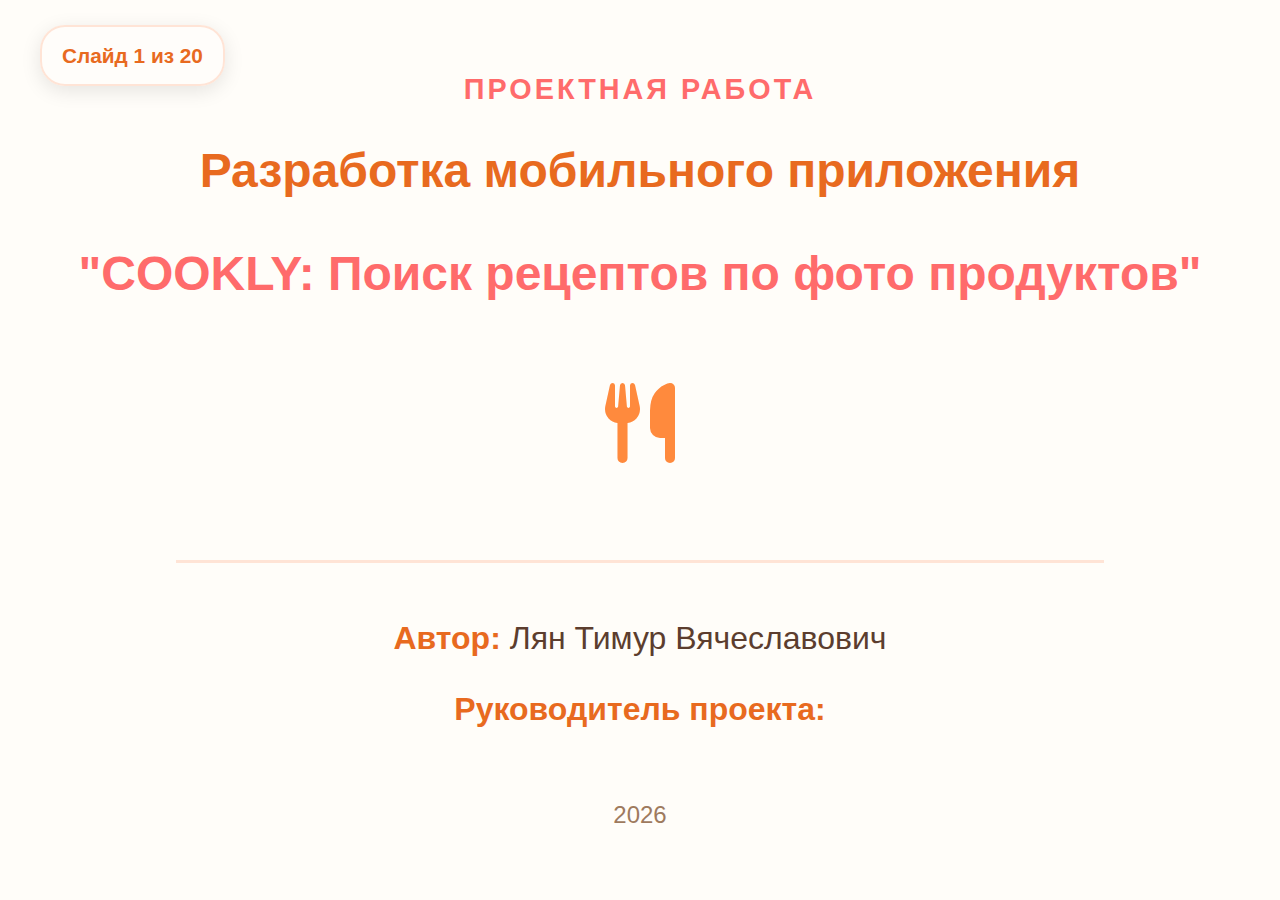
<file: preza.html>
<!DOCTYPE html>
<html lang="ru">
<head>
    <meta charset="UTF-8">
    <meta name="viewport" content="width=device-width, initial-scale=1.0">
    <title>Презентация проекта Cookly</title>
    <link rel="stylesheet" href="https://cdnjs.cloudflare.com/ajax/libs/font-awesome/6.4.0/css/all.min.css">
    <style>
        * {
            margin: 0;
            padding: 0;
            box-sizing: border-box;
            font-family: 'Segoe UI', Tahoma, Geneva, Verdana, sans-serif;
        }
        
        :root {
            --primary-orange: #FF8A3D;
            --light-orange: #FFE4D6;
            --dark-orange: #E86A1F;
            --accent-coral: #FF6B6B;
            --warm-beige: #FFF8F0;
            --warm-brown: #8B5A2B;
            --text-dark: #5C3D2E;
            --text-light: #9E7A5E;
            --white: #FFFFFF;
            --shadow: rgba(255, 138, 61, 0.15);
            --card-bg: #FFFDF9;
        }
        
        body {
            background-color: var(--warm-beige);
            color: var(--text-dark);
            line-height: 1.6;
            overflow: hidden;
            height: 100vh;
            width: 100vw;
            position: fixed;
            top: 0;
            left: 0;
            -ms-overflow-style: none; /* IE и Edge */
            scrollbar-width: none; /* Firefox */
        }
        
        /* Скрыть полосу прокрутки во всех браузерах */
        body::-webkit-scrollbar {
            display: none; /* Chrome, Safari и Opera */
        }
        
        /* Контейнер презентации - на весь экран */
        .presentation-container {
            width: 100vw;
            height: 100vh;
            position: relative;
            background: var(--warm-beige);
            overflow: hidden;
            -ms-overflow-style: none; /* IE и Edge */
            scrollbar-width: none; /* Firefox */
        }
        
        /* Все слайды одинакового размера - на весь экран */
        .slide {
            position: absolute;
            top: 0;
            left: 0;
            width: 100%;
            height: 100%;
            padding: 60px 80px;
            background-color: var(--card-bg);
            display: none;
            overflow: hidden; /* Меняем auto на hidden */
            box-sizing: border-box;
            -ms-overflow-style: none; /* IE и Edge */
            scrollbar-width: none; /* Firefox */
        }
        
        .slide.active {
            display: block;
            animation: slideIn 0.5s cubic-bezier(0.175, 0.885, 0.32, 1.275);
        }
        
        @keyframes slideIn {
            from { 
                opacity: 0; 
                transform: translateX(50px); 
            }
            to { 
                opacity: 1; 
                transform: translateX(0); 
            }
        }
        
        /* Номер слайда */
        .slide-number {
            position: absolute;
            top: 30px;
            right: 40px;
            color: var(--light-orange);
            font-size: 2.5rem;
            font-weight: 800;
            background: linear-gradient(135deg, var(--primary-orange), var(--accent-coral));
            -webkit-background-clip: text;
            -webkit-text-fill-color: transparent;
        }
        
        /* Заголовки */
        .slide-title {
            color: var(--dark-orange);
            font-size: 3.5rem;
            margin-bottom: 40px;
            padding-bottom: 25px;
            border-bottom: 4px solid var(--light-orange);
            position: relative;
            font-weight: 800;
            line-height: 1.2;
        }
        
        .slide-title::after {
            content: "";
            position: absolute;
            bottom: -4px;
            left: 0;
            width: 150px;
            height: 4px;
            background: linear-gradient(to right, var(--primary-orange), var(--accent-coral));
            border-radius: 4px;
        }
        
        .section-title {
            color: var(--dark-orange);
            font-size: 2.2rem;
            margin: 30px 0 20px;
            font-weight: 700;
            display: flex;
            align-items: center;
            gap: 15px;
        }
        
        .section-title i {
            color: var(--accent-coral);
            background: rgba(255, 107, 107, 0.1);
            padding: 12px;
            border-radius: 15px;
        }
        
        /* Контент */
        .slide-content {
            font-size: 1.8rem;
            line-height: 1.7;
            color: var(--text-dark);
            height: calc(100% - 120px);
            overflow: hidden; /* Меняем auto на hidden */
            padding-right: 0; /* Убираем padding-right */
            box-sizing: border-box;
            -ms-overflow-style: none; /* IE и Edge */
            scrollbar-width: none; /* Firefox */
        }
        
        /* Специальные стили для титульного слайда */
        .title-slide {
            text-align: center;
            display: flex;
            flex-direction: column;
            justify-content: center;
            align-items: center;
            height: 100%;
        }
        
        .project-type {
            color: var(--accent-coral);
            font-size: 1.8rem;
            font-weight: 600;
            margin-bottom: 15px;
            text-transform: uppercase;
            letter-spacing: 3px;
        }
        
        .project-name {
            color: var(--dark-orange);
            font-size: 3.5rem;
            font-weight: 800;
            margin: 15px 0 30px;
            line-height: 1.2;
        }
        
        .project-logo {
            font-size: 5rem;
            color: var(--primary-orange);
            margin: 30px 0;
        }
        
        .author-info {
            margin-top: 40px;
            padding-top: 30px;
            border-top: 3px solid var(--light-orange);
            width: 80%;
        }
        
        .author, .supervisor {
            font-size: 2rem;
            margin: 20px 0;
            color: var(--text-dark);
        }
        
        .author strong, .supervisor strong {
            color: var(--dark-orange);
        }
        
        /* Списки */
        .feature-list {
            list-style-type: none;
            margin: 25px 0 35px 0;
        }
        
        .feature-list li {
            padding: 15px 0;
            border-bottom: 2px dashed var(--light-orange);
            position: relative;
            padding-left: 50px;
            font-size: 1.8rem;
        }
        
        .feature-list li:last-child {
            border-bottom: none;
        }
        
        .feature-list li::before {
            content: "✓";
            position: absolute;
            left: 0;
            top: 15px;
            width: 35px;
            height: 35px;
            background: linear-gradient(135deg, var(--primary-orange), var(--accent-coral));
            color: white;
            border-radius: 50%;
            display: flex;
            align-items: center;
            justify-content: center;
            font-weight: 700;
            font-size: 1.2rem;
        }
        
        .numbered-list {
            list-style-type: none;
            counter-reset: list-counter;
            margin: 25px 0 35px 0;
        }
        
        .numbered-list li {
            counter-increment: list-counter;
            padding: 18px 0 18px 70px;
            position: relative;
            border-bottom: 2px dashed var(--light-orange);
            font-size: 1.8rem;
        }
        
        .numbered-list li:last-child {
            border-bottom: none;
        }
        
        .numbered-list li::before {
            content: counter(list-counter);
            position: absolute;
            left: 0;
            top: 15px;
            width: 50px;
            height: 50px;
            background: linear-gradient(135deg, var(--primary-orange), var(--accent-coral));
            color: white;
            border-radius: 50%;
            display: flex;
            align-items: center;
            justify-content: center;
            font-weight: 800;
            font-size: 1.5rem;
        }
        
        /* Выделенные блоки */
        .highlight-box {
            background: linear-gradient(145deg, rgba(255, 228, 214, 0.4), rgba(255, 255, 255, 0.8));
            border-left: 6px solid var(--primary-orange);
            padding: 30px;
            margin: 30px 0;
            border-radius: 20px;
            font-size: 1.9rem;
            line-height: 1.6;
            box-shadow: 0 10px 30px rgba(255, 138, 61, 0.1);
        }
        
        /* Графики */
        .chart-container {
            display: flex;
            justify-content: space-around;
            margin: 30px 0;
            gap: 25px;
        }
        
        .chart-item {
            text-align: center;
            flex: 1;
        }
        
        .chart-value {
            font-size: 3.5rem;
            font-weight: 800;
            color: var(--primary-orange);
            margin-bottom: 15px;
        }
        
        .chart-label {
            font-size: 1.5rem;
            color: var(--text-light);
        }
        
        /* Индикатор слайдов */
        .slide-indicator {
            position: fixed;
            top: 25px;
            left: 40px;
            background: rgba(255, 253, 249, 0.9);
            padding: 12px 20px;
            border-radius: 25px;
            font-weight: 800;
            color: var(--dark-orange);
            box-shadow: 0 5px 20px rgba(0, 0, 0, 0.1);
            z-index: 100;
            font-size: 1.3rem;
            border: 2px solid var(--light-orange);
        }
        
        /* Инструкция */
        .instructions {
            position: fixed;
            bottom: 30px;
            right: 40px;
            color: var(--text-light);
            font-size: 1.2rem;
            background: rgba(255, 253, 249, 0.9);
            padding: 12px 20px;
            border-radius: 25px;
            box-shadow: 0 5px 20px rgba(0, 0, 0, 0.1);
            z-index: 100;
            border: 2px solid var(--light-orange);
        }
        
        /* Цветовые блоки */
        .color-block {
            width: 100px;
            height: 100px;
            border-radius: 15px;
            display: flex;
            align-items: center;
            justify-content: center;
            font-weight: bold;
            margin: 10px;
            font-size: 1.2rem;
        }
        
        /* Адаптивность для очень больших экранов */
        @media (min-width: 2000px) {
            .slide {
                padding: 80px 100px;
            }
            
            .slide-title {
                font-size: 4.5rem;
            }
            
            .slide-content {
                font-size: 2.2rem;
            }
            
            .feature-list li, .numbered-list li {
                font-size: 2.2rem;
            }
        }
        
        /* Адаптивность для средних экранов */
        @media (max-width: 1600px) {
            .slide {
                padding: 50px 60px;
            }
            
            .slide-title {
                font-size: 3rem;
            }
            
            .slide-content {
                font-size: 1.6rem;
            }
            
            .feature-list li, .numbered-list li {
                font-size: 1.6rem;
            }
            
            .project-name {
                font-size: 3rem;
            }
        }
        
        /* Адаптивность для небольших экранов */
        @media (max-width: 1200px) {
            .slide {
                padding: 40px 50px;
            }
            
            .slide-title {
                font-size: 2.5rem;
            }
            
            .slide-content {
                font-size: 1.4rem;
            }
            
            .feature-list li, .numbered-list li {
                font-size: 1.4rem;
            }
            
            .project-name {
                font-size: 2.5rem;
            }
            
            .author, .supervisor {
                font-size: 1.6rem;
            }
        }
        
        /* Адаптивность для мобильных устройств */
        @media (max-width: 768px) {
            .slide {
                padding: 30px 35px;
            }
            
            .slide-title {
                font-size: 2rem;
                margin-bottom: 25px;
            }
            
            .slide-content {
                font-size: 1.2rem;
                height: calc(100% - 80px);
            }
            
            .feature-list li, .numbered-list li {
                font-size: 1.2rem;
                padding-left: 40px;
            }
            
            .numbered-list li {
                padding-left: 50px;
            }
            
            .project-name {
                font-size: 2rem;
            }
            
            .author, .supervisor {
                font-size: 1.3rem;
            }
            
            .section-title {
                font-size: 1.6rem;
            }
            
            .slide-number {
                font-size: 2rem;
                top: 20px;
                right: 25px;
            }
            
            .slide-indicator {
                top: 20px;
                left: 25px;
                font-size: 1.1rem;
                padding: 10px 15px;
            }
            
            .instructions {
                bottom: 20px;
                right: 25px;
                font-size: 1rem;
                padding: 10px 15px;
            }
        }
        
        /* Для очень маленьких экранов */
        @media (max-width: 480px) {
            .slide {
                padding: 25px 30px;
            }
            
            .slide-title {
                font-size: 1.8rem;
            }
            
            .slide-content {
                font-size: 1.1rem;
            }
            
            .feature-list li, .numbered-list li {
                font-size: 1.1rem;
                padding-left: 35px;
            }
            
            .numbered-list li {
                padding-left: 45px;
            }
            
            .project-name {
                font-size: 1.8rem;
            }
        }
        
        /* Убираем полосу прокрутки везде */
        .slide-content::-webkit-scrollbar {
            display: none; /* Chrome, Safari и Opera */
        }
        
        .slide::-webkit-scrollbar {
            display: none; /* Chrome, Safari и Opera */
        }
        
        .presentation-container::-webkit-scrollbar {
            display: none; /* Chrome, Safari и Opera */
        }
        
        /* Скрыть элементы управления на мобильных */
        @media (hover: none) and (pointer: coarse) {
            .instructions {
                display: none;
            }
        }
        
        /* Анимация для инструкции */
        .instructions {
            animation: pulse 2s infinite;
        }
        
        @keyframes pulse {
            0% { opacity: 1; }
            50% { opacity: 0.7; }
            100% { opacity: 1; }
        }
        
        /* Уведомление о навигации */
        .nav-notification {
            position: fixed;
            bottom: 30px;
            left: 50%;
            transform: translateX(-50%);
            background: linear-gradient(135deg, var(--primary-orange), var(--accent-coral));
            color: white;
            padding: 15px 30px;
            border-radius: 50px;
            font-weight: 700;
            font-size: 1.2rem;
            z-index: 100;
            display: none;
            box-shadow: 0 10px 25px rgba(255, 107, 107, 0.3);
        }
        
        /* Адаптация контента для исключения переполнения */
        .content-block {
            margin-bottom: 20px;
        }
        
        .content-block:last-child {
            margin-bottom: 0;
        }
    </style>
</head>
<body>
    <!-- Индикатор слайдов -->
    <div class="slide-indicator" id="slide-indicator">Слайд 1 из 20</div>
    
    <!-- Инструкция -->

    
    <!-- Уведомление о навигации (появляется при смене слайда) -->
    <div class="nav-notification" id="nav-notification"></div>
    
    <!-- Контейнер презентации -->
    <div class="presentation-container">
        
        <!-- Слайд 1: Титульный лист -->
        <div class="slide active" id="slide-1">
            <div class="title-slide">
                <div class="project-type">ПРОЕКТНАЯ РАБОТА</div>
                <div class="project-name">Разработка мобильного приложения</div>
                <div class="project-name" style="color: var(--accent-coral); font-size: 3rem;">"COOKLY: Поиск рецептов по фото продуктов"</div>
                
                <div class="project-logo">
                    <i class="fas fa-utensils"></i>
                </div>
                
                <div class="author-info">
                    <div class="author"><strong>Автор:</strong> Лян Тимур Вячеславович</div>
                    <div class="supervisor"><strong>Руководитель проекта:</strong> </div>
                </div>
                
                <div style="margin-top: 40px; color: var(--text-light); font-size: 1.5rem;">
                    2026
                </div>
            </div>
        </div>
        
        <!-- Слайд 2: Содержание - Часть 1 (1 и 2 пункты) -->
        <div class="slide" id="slide-2">
            <h1 class="slide-title">СОДЕРЖАНИЕ - Часть 1</h1>
            <div class="slide-content">
                <div class="two-columns">
                    <div class="column">
                        <div class="content-block">
                            <h2 class="section-title"><i class="fas fa-book-open"></i>1. Введение</h2>
                            <ul class="feature-list">
                                <li>Цель проекта</li>
                                <li>Проблема исследования</li>
                                <li>Объект и задачи</li>
                                <li>Структура проекта</li>
                                <li>Значимость</li>
                            </ul>
                        </div>
                    </div>
                    
                    <div class="column">
                        <div class="content-block">
                            <h2 class="section-title"><i class="fas fa-search"></i>2. Глава 1: Исследовательская часть</h2>
                            <ul class="feature-list">
                                <li>Анализ литературы</li>
                                <li>Этапы работы</li>
                                <li>Результаты опроса</li>
                                <li>Выводы</li>
                            </ul>
                        </div>
                    </div>
                </div>
            </div>
        </div>
        
        <!-- Слайд 3: Содержание - Часть 2 (3 и 4 пункты) -->
        <div class="slide" id="slide-3">
            <h1 class="slide-title">СОДЕРЖАНИЕ - Часть 2</h1>
            <div class="slide-content">
                <div class="two-columns">
                    <div class="column">
                        <div class="content-block">
                            <h2 class="section-title"><i class="fas fa-code"></i>3. Глава 2: Практическая реализация</h2>
                            <ul class="feature-list">
                                <li>Начало разработки</li>
                                <li>Техническая реализация</li>
                                <li>Особенности дизайна</li>
                                <li>Выводы</li>
                            </ul>
                        </div>
                    </div>
                    
                    <div class="column">
                        <div class="content-block">
                            <h2 class="section-title"><i class="fas fa-chart-line"></i>4. Общий вывод и перспективы</h2>
                            <ul class="feature-list">
                                <li>Итоги проекта</li>
                                <li>Перспективы развития</li>
                                <li>Демонстрация приложения</li>
                            </ul>
                        </div>
                    </div>
                </div>
            </div>
        </div>
        
        <!-- Остальные слайды (смещаем номера на +1) -->
        <!-- Слайд 4: Введение - Цель проекта -->
        <div class="slide" id="slide-4">
            <h1 class="slide-title">ЦЕЛЬ ПРОЕКТА</h1>
            <div class="slide-content">
                <div class="highlight-box">
                    Разработать мобильное веб-приложение для поиска рецептов по фотографиям продуктов
                </div>
                
                <ol class="numbered-list">
                    <li>Создать интуитивно понятный интерфейс</li>
                    <li>Реализовать функционал загрузки фото</li>
                    <li>Организовать удобную базу рецептов</li>
                    <li>Использовать теплую цветовую палитру</li>
                    <li>Адаптировать для мобильных устройств</li>
                </ol>
                
                <div class="chart-container">
                    <div class="chart-item">
                        <div class="chart-value">100%</div>
                        <div class="chart-label">Мобильная адаптация</div>
                    </div>
                    <div class="chart-item">
                        <div class="chart-value">2</div>
                        <div class="chart-label">Основные вкладки</div>
                    </div>
                </div>
            </div>
        </div>
        
        <!-- Слайд 5: Проблема исследования -->
        <div class="slide" id="slide-5">
            <h1 class="slide-title">ПРОБЛЕМА ИССЛЕДОВАНИЯ</h1>
            <div class="slide-content">
                <div class="content-block">
                    <h2 class="section-title"><i class="fas fa-exclamation-triangle"></i>Проблемы пользователей</h2>
                    <ul class="feature-list">
                        <li>Трудности в поиске рецептов по имеющимся продуктам</li>
                        <li>Необходимость вводить длинные списки ингредиентов</li>
                        <li>Отсутствие мобильных решений с визуальным поиском</li>
                        <li>Сложность использования кулинарных приложений</li>
                    </ul>
                </div>
                
                <div class="content-block">
                    <h2 class="section-title"><i class="fas fa-lightbulb"></i>Решение</h2>
                    <div class="highlight-box">
                        Мобильное приложение с технологией поиска по фотографиям продуктов, 
                        которое позволяет быстро находить подходящие рецепты
                    </div>
                </div>
            </div>
        </div>
        
        <!-- Слайд 6: Объект и задачи исследования -->
        <div class="slide" id="slide-6">
            <h1 class="slide-title">ОБЪЕКТ И ЗАДАЧИ</h1>
            <div class="slide-content">
                <div class="content-block">
                    <h2 class="section-title"><i class="fas fa-bullseye"></i>Объект исследования</h2>
                    <div class="highlight-box">
                        Процесс разработки мобильного веб-приложения для поиска рецептов по фотографиям
                    </div>
                </div>
                
                <div class="content-block">
                    <h2 class="section-title"><i class="fas fa-tasks"></i>Задачи проекта</h2>
                    <ol class="numbered-list">
                        <li>Проанализировать существующие решения</li>
                        <li>Изучить потребности целевой аудитории</li>
                        <li>Разработать концепцию и дизайн приложения</li>
                        <li>Реализовать функциональность приложения</li>
                        <li>Протестировать и оценить результат</li>
                    </ol>
                </div>
            </div>
        </div>
        
        <!-- Слайд 7: Структура и значимость проекта -->
        <div class="slide" id="slide-7">
            <h1 class="slide-title">СТРУКТУРА И ЗНАЧИМОСТЬ</h1>
            <div class="slide-content">
                <div class="content-block">
                    <h2 class="section-title"><i class="fas fa-sitemap"></i>Структура проекта</h2>
                    <ol class="numbered-list">
                        <li>Исследовательский этап (анализ, опрос)</li>
                        <li>Проектирование интерфейса (дизайн, прототип)</li>
                        <li>Разработка функционала (кодирование)</li>
                        <li>Тестирование и оптимизация</li>
                    </ol>
                </div>
                
                <div class="content-block">
                    <h2 class="section-title"><i class="fas fa-star"></i>Значимость проекта</h2>
                    <ul class="feature-list">
                        <li>Упрощение процесса поиска рецептов</li>
                        <li>Экономия времени пользователей</li>
                        <li>Снижение пищевых отходов</li>
                        <li>Образовательная функция</li>
                        <li>Поддержка здорового питания</li>
                    </ul>
                </div>
            </div>
        </div>
        
        <!-- Слайд 8: Глава 1 - Анализ литературы -->
        <div class="slide" id="slide-8">
            <h1 class="slide-title">АНАЛИЗ ЛИТЕРАТУРЫ</h1>
            <div class="slide-content">
                <div class="content-block">
                    <h2 class="section-title"><i class="fas fa-book"></i>Исследованные приложения</h2>
                    <ul class="feature-list">
                        <li><strong>Allrecipes, Yummly</strong> - международные платформы</li>
                        <li><strong>"Едим Дома", "ХлебСоль"</strong> - российские решения</li>
                        <li><strong>Pinterest, Tasty</strong> - социальные платформы</li>
                    </ul>
                </div>
                
                <div class="content-block">
                    <h2 class="section-title"><i class="fas fa-times-circle"></i>Выявленные недостатки</h2>
                    <ul class="feature-list">
                        <li>Сложный и перегруженный интерфейс</li>
                        <li>Отсутствие функции поиска по фотографиям</li>
                        <li>Перегруженность рекламным контентом</li>
                        <li>Преимущественно платный контент</li>
                    </ul>
                </div>
                
                <div class="highlight-box">
                    <strong>Вывод:</strong> Существует потребность в простом, бесплатном 
                    и удобном мобильном приложении с функцией поиска рецептов по фото
                </div>
            </div>
        </div>
        
        <!-- Слайд 9: Этапы работы (опрос пользователей) -->
        <div class="slide" id="slide-9">
            <h1 class="slide-title">ЭТАПЫ РАБОТЫ</h1>
            <div class="slide-content">
                <div class="content-block">
                    <h2 class="section-title"><i class="fas fa-poll"></i>Опрос пользователей</h2>
                    <div class="highlight-box">
                        <strong>Цель:</strong> Выявление потребностей и предпочтений целевой аудитории
                    </div>
                    
                    <ul class="feature-list">
                        <li><strong>Метод:</strong> Онлайн-анкетирование</li>
                        <li><strong>Выборка:</strong> 150 респондентов</li>
                        <li><strong>Возраст:</strong> 18-45 лет</li>
                    </ul>
                </div>
                
                <div class="content-block">
                    <h2 class="section-title"><i class="fas fa-question-circle"></i>Ключевые вопросы</h2>
                    <ol class="numbered-list">
                        <li>Как часто вы готовите дома?</li>
                        <li>Какие проблемы возникают при поиске рецептов?</li>
                        <li>Использовали бы вы поиск рецептов по фото?</li>
                        <li>Какие функции наиболее важны?</li>
                    </ol>
                </div>
            </div>
        </div>
        
        <!-- Слайд 10: Результаты опроса -->
        <div class="slide" id="slide-10">
            <h1 class="slide-title">РЕЗУЛЬТАТЫ ОПРОСА</h1>
            <div class="slide-content">
                <div class="chart-container">
                    <div class="chart-item">
                        <div class="chart-value">85%</div>
                        <div class="chart-label">Готовят дома 3+ раза</div>
                    </div>
                    <div class="chart-item">
                        <div class="chart-value">72%</div>
                        <div class="chart-label">Трудности с поиском</div>
                    </div>
                    <div class="chart-item">
                        <div class="chart-value">90%</div>
                        <div class="chart-label">Интерес к поиску по фото</div>
                    </div>
                </div>
                
                <div class="content-block">
                    <h2 class="section-title"><i class="fas fa-check-circle"></i>Важные функции</h2>
                    <ul class="feature-list">
                        <li>Простой интерфейс (95%)</li>
                        <li>Бесплатный доступ (88%)</li>
                        <li>Пошаговые инструкции (82%)</li>
                        <li>Список покупок (75%)</li>
                    </ul>
                </div>
            </div>
        </div>
        
        <!-- Слайд 11: Выводы по главе 1 -->
        <div class="slide" id="slide-11">
            <h1 class="slide-title">ВЫВОДЫ ПО ГЛАВЕ 1</h1>
            <div class="slide-content">
                <div class="content-block">
                    <h2 class="section-title"><i class="fas fa-clipboard-check"></i>Основные выводы</h2>
                    <ul class="feature-list">
                        <li>Существует реальная потребность в приложении для поиска рецептов по фото</li>
                        <li>Рынок предлагает ограниченные решения с визуальным поиском</li>
                        <li>Пользователи ценят простоту, бесплатность и мобильную оптимизацию</li>
                        <li>Теплая цветовая палитра повышает привлекательность</li>
                    </ul>
                </div>
                
                <div class="highlight-box">
                    <strong>Итог:</strong> Полученные данные стали основой для проектирования 
                    и разработки приложения Cookly
                </div>
            </div>
        </div>
        
        <!-- Слайд 12: Глава 2 - Начало разработки -->
        <div class="slide" id="slide-12">
            <h1 class="slide-title">ТЕХНОЛОГИЧЕСКИЙ СТЕК</h1>
            <div class="slide-content">
                <div class="content-block">
                    <h2 class="section-title"><i class="fas fa-code"></i>Фронтенд-технологии</h2>
                    <ul class="feature-list">
                        <li><strong>HTML5</strong> - семантическая разметка</li>
                        <li><strong>CSS3</strong> - стилизация и анимации</li>
                        <li><strong>JavaScript</strong> - интерактивность и логика</li>
                        <li><strong>Mobile-first подход</strong> - приоритет мобильной версии</li>
                    </ul>
                </div>
                
                <div class="content-block">
                    <h2 class="section-title"><i class="fas fa-paint-brush"></i>Дизайн и ресурсы</h2>
                    <ul class="feature-list">
                        <li><strong>Font Awesome</strong> - векторные иконки</li>
                        <li><strong>Unsplash API</strong> - высококачественные изображения</li>
                        <li><strong>Material Design</strong> - принципы дизайна</li>
                    </ul>
                </div>
            </div>
        </div>
        
        <!-- Слайд 13: Архитектура приложения -->
        <div class="slide" id="slide-13">
            <h1 class="slide-title">АРХИТЕКТУРА ПРИЛОЖЕНИЯ</h1>
            <div class="slide-content">
                <div class="content-block">
                    <h2 class="section-title"><i class="fas fa-layer-group"></i>Пользовательский интерфейс</h2>
                    <ol class="numbered-list">
                        <li><strong>Две основные вкладки:</strong> "Все рецепты" и "Поиск по фото"</li>
                        <li><strong>Карточки рецептов:</strong> компактное отображение информации</li>
                        <li><strong>Модальные окна:</strong> детальная информация о рецептах</li>
                    </ol>
                </div>
                
                <div class="content-block">
                    <h2 class="section-title"><i class="fas fa-cogs"></i>Функциональные модули</h2>
                    <ul class="feature-list">
                        <li><strong>Модуль загрузки фотографий</strong> - из галереи или камеры</li>
                        <li><strong>Модуль поиска рецептов</strong> - обработка и сопоставление</li>
                        <li><strong>Модуль отображения информации</strong> - детали рецептов</li>
                    </ul>
                </div>
            </div>
        </div>
        
        <!-- Слайд 14: Особенности дизайна -->
        <div class="slide" id="slide-14">
            <h1 class="slide-title">ДИЗАЙН-КОНЦЕПЦИЯ COOKLY</h1>
            <div class="slide-content">
                <div class="content-block">
                    <h2 class="section-title"><i class="fas fa-palette"></i>Цветовая палитра</h2>
                    <div style="display: flex; gap: 20px; margin: 20px 0; flex-wrap: wrap;">
                        <div style="width: 120px; height: 120px; background: #FF8A3D; border-radius: 15px; display: flex; align-items: center; justify-content: center; color: white; font-weight: bold; font-size: 1.2rem;">#FF8A3D</div>
                        <div style="width: 120px; height: 120px; background: #FF6B6B; border-radius: 15px; display: flex; align-items: center; justify-content: center; color: white; font-weight: bold; font-size: 1.2rem;">#FF6B6B</div>
                        <div style="width: 120px; height: 120px; background: #FFF8F0; border-radius: 15px; display: flex; align-items: center; justify-content: center; color: #5C3D2E; font-weight: bold; border: 3px solid #FFE4D6; font-size: 1.2rem;">#FFF8F0</div>
                    </div>
                </div>
                
                <div class="content-block">
                    <h2 class="section-title"><i class="fas fa-brush"></i>Принципы дизайна</h2>
                    <ul class="feature-list">
                        <li><strong>Простота и минимализм</strong> - только необходимые элементы</li>
                        <li><strong>Интуитивная навигация</strong> - понятная без обучения</li>
                        <li><strong>Быстрая загрузка</strong> - оптимизированные изображения</li>
                        <li><strong>Адаптивность</strong> - работа на всех устройствах</li>
                    </ul>
                </div>
            </div>
        </div>
        
        <!-- Слайд 15: Функциональные возможности -->
        <div class="slide" id="slide-15">
            <h1 class="slide-title">ФУНКЦИОНАЛЬНЫЕ ВОЗМОЖНОСТИ</h1>
            <div class="slide-content">
                <div class="content-block">
                    <h2 class="section-title"><i class="fas fa-th-large"></i>Две основные вкладки</h2>
                    <ul class="feature-list">
                        <li><strong>"Все рецепты"</strong> - полная база с фильтрацией</li>
                        <li><strong>"Поиск по фото"</strong> - загрузка и анализ изображений</li>
                    </ul>
                </div>
                
                <div class="content-block">
                    <h2 class="section-title"><i class="fas fa-images"></i>Карточки рецептов</h2>
                    <ol class="numbered-list">
                        <li>Привлекательное изображение блюда</li>
                        <li>Название рецепта и время приготовления</li>
                        <li>Уровень сложности и калорийность</li>
                        <li>Детальная информация при клике</li>
                    </ol>
                </div>
            </div>
        </div>
        
        <!-- Слайд 16: Тестирование и оптимизация -->
        <div class="slide" id="slide-16">
            <h1 class="slide-title">ТЕСТИРОВАНИЕ И ОПТИМИЗАЦИЯ</h1>
            <div class="slide-content">
                <div class="content-block">
                    <h2 class="section-title"><i class="fas fa-vial"></i>Этапы тестирования</h2>
                    <ol class="numbered-list">
                        <li><strong>Функциональное тестирование</strong> - проверка всех функций</li>
                        <li><strong>Юзабилити-тестирование</strong> - удобство интерфейса</li>
                        <li><strong>Кросс-браузерное тестирование</strong> - Chrome, Firefox, Safari</li>
                        <li><strong>Мобильное тестирование</strong> - разные устройства и ОС</li>
                    </ol>
                </div>
                
                <div class="content-block">
                    <h2 class="section-title"><i class="fas fa-check-double"></i>Результаты тестирования</h2>
                    <ul class="feature-list">
                        <li>Полная работоспособность в основных браузерах</li>
                        <li>Адаптация под различные размеры экранов</li>
                        <li>Быстрая загрузка контента</li>
                        <li>Интуитивный интерфейс</li>
                    </ul>
                </div>
            </div>
        </div>
        
        <!-- Слайд 17: Выводы по главе 2 -->
        <div class="slide" id="slide-17">
            <h1 class="slide-title">ВЫВОДЫ ПО ГЛАВЕ 2</h1>
            <div class="slide-content">
                <div class="content-block">
                    <h2 class="section-title"><i class="fas fa-clipboard-check"></i>Достижения реализации</h2>
                    <ul class="feature-list">
                        <li>Успешно разработано рабочее веб-приложение с полным функционалом</li>
                        <li>Реализованы все запланированные функции и модули</li>
                        <li>Применена теплая цветовая палитра</li>
                        <li>Создан интуитивный интерфейс для мобильных устройств</li>
                    </ul>
                </div>
                
                <div class="highlight-box">
                    <strong>Итог:</strong> Приложение Cookly полностью соответствует 
                    поставленным задачам и требованиям пользователей
                </div>
            </div>
        </div>
        
        <!-- Слайд 18: Общий вывод -->
        <div class="slide" id="slide-18">
            <h1 class="slide-title">ОБЩИЙ ВЫВОД ПО ПРОЕКТУ</h1>
            <div class="slide-content">
                <div class="content-block">
                    <h2 class="section-title"><i class="fas fa-trophy"></i>Достижения проекта</h2>
                    <ul class="feature-list">
                        <li>Разработано полнофункциональное веб-приложение Cookly</li>
                        <li>Решена проблема поиска рецептов по фотографиям продуктов</li>
                        <li>Создан привлекательный теплый дизайн</li>
                        <li>Обеспечена полная мобильная адаптивность</li>
                    </ul>
                </div>
                
                <div class="content-block">
                    <h2 class="section-title"><i class="fas fa-star"></i>Значимость проекта</h2>
                    <div class="highlight-box">
                        <strong>Практическая ценность:</strong> Приложение решает реальные проблемы 
                        пользователей в поиске рецептов и экономит их время
                    </div>
                </div>
            </div>
        </div>
        
        <!-- Слайд 19: Перспективы развития -->
        <div class="slide" id="slide-19">
            <h1 class="slide-title">ПЕРСПЕКТИВЫ РАЗВИТИЯ</h1>
            <div class="slide-content">
                <div class="content-block">
                    <h2 class="section-title"><i class="fas fa-rocket"></i>Краткосрочные планы</h2>
                    <ul class="feature-list">
                        <li>Добавление реального ИИ для анализа фотографий</li>
                        <li>Расширение базы рецептов до 100+ позиций</li>
                        <li>Система сохранения избранных рецептов</li>
                        <li>Функция составления списка покупок</li>
                    </ul>
                </div>
                
                <div class="content-block">
                    <h2 class="section-title"><i class="fas fa-chart-line"></i>Дальнейшее развитие</h2>
                    <ol class="numbered-list">
                        <li><strong>Мобильное приложение</strong> - для iOS и Android</li>
                        <li><strong>Социальные функции</strong> - обмен рецептами, рейтинги</li>
                        <li><strong>Интеграция с доставкой</strong> - заказ недостающих продуктов</li>
                        <li><strong>Персонализированные рекомендации</strong></li>
                    </ol>
                </div>
            </div>
        </div>
        
        <!-- Слайд 20: Демонстрация приложения -->
        <div class="slide" id="slide-20">
            <h1 class="slide-title">ДЕМОНСТРАЦИЯ COOKLY</h1>
            <div class="slide-content">
                <div class="content-block">
                    <h2 class="section-title"><i class="fas fa-desktop"></i>Основные экраны</h2>
                    <ol class="numbered-list">
                        <li><strong>Главный экран</strong> - сетка карточек рецептов</li>
                        <li><strong>Карточка рецепта</strong> - детальная информация</li>
                        <li><strong>Поиск по фото</strong> - загрузка и анализ изображений</li>
                        <li><strong>Результаты поиска</strong> - найденные рецепты</li>
                    </ol>
                </div>
                
                <div class="content-block">
                    <h2 class="section-title"><i class="fas fa-cogs"></i>Ключевые особенности</h2>
                    <ul class="feature-list">
                        <li>Теплый привлекательный дизайн</li>
                        <li>Простая и интуитивная навигация</li>
                        <li>Быстрая работа и загрузка</li>
                        <li>Полная адаптивность под все устройства</li>
                    </ul>
                </div>
            </div>
        </div>
        
        <!-- Слайд 21: Благодарность и вопросы -->
        <div class="slide" id="slide-21">
            <div class="title-slide">
                <div class="project-logo">
                    <i class="fas fa-utensils"></i>
                </div>
                
                <div class="project-name" style="font-size: 3rem; margin-bottom: 40px;">
                    СПАСИБО ЗА ВНИМАНИЕ!
                </div>
                
                <div class="author-info" style="width: 100%; max-width: 800px;">
                    <div class="author" style="font-size: 2rem; margin-bottom: 30px;">
                        <strong>Автор:</strong> Лян Тимур Вячеславович
                    </div>
                    
                    <div style="background: rgba(255, 228, 214, 0.5); padding: 30px; border-radius: 20px; margin: 25px 0;">
                        <h3 style="color: var(--dark-orange); margin-bottom: 20px; font-size: 1.8rem;">Контактная информация</h3>
                        <ul class="feature-list" style="border: none; margin: 0;">
                            <li><i class="fas fa-envelope"></i> Email: example@mail.com</li>
                            <li><i class="fas fa-phone"></i> Телефон: +7 (XXX) XXX-XX-XX</li>
                            <li><i class="fab fa-github"></i> GitHub: github.com/username</li>
                        </ul>
                    </div>
                </div>
                
                <div style="margin-top: 50px; font-size: 2.2rem; color: var(--dark-orange); font-weight: 800;">
                    ГОТОВ ОТВЕТИТЬ НА ВАШИ ВОПРОСЫ
                </div>
            </div>
        </div>
    </div>

    <script>
        // Управление презентацией
        let currentSlide = 1;
        const totalSlides = 20;
        
        // Элементы DOM
        const slideIndicator = document.getElementById('slide-indicator');
        const instructions = document.getElementById('instructions');
        const navNotification = document.getElementById('nav-notification');
        
        // Инициализация
        updateSlide();
        
        // Навигация с клавиатуры
        document.addEventListener('keydown', (e) => {
            if (e.key === 'ArrowLeft' || e.key === 'PageUp') {
                if (currentSlide > 1) {
                    currentSlide--;
                    updateSlide();
                    showNotification('← Предыдущий слайд');
                }
            } else if (e.key === 'ArrowRight' || e.key === 'PageDown' || e.key === ' ') {
                if (currentSlide < totalSlides) {
                    currentSlide++;
                    updateSlide();
                    showNotification('→ Следующий слайд');
                }
            } else if (e.key === 'Home') {
                currentSlide = 1;
                updateSlide();
                showNotification('⏮ Первый слайд');
            } else if (e.key === 'End') {
                currentSlide = totalSlides;
                updateSlide();
                showNotification('⏭ Последний слайд');
            } else if (e.key === '1' || e.key === '2' || e.key === '3' || e.key === '4' || e.key === '5' || 
                       e.key === '6' || e.key === '7' || e.key === '8' || e.key === '9') {
                // Переход к слайду по цифре
                const slideNum = parseInt(e.key);
                if (slideNum <= totalSlides) {
                    currentSlide = slideNum;
                    updateSlide();
                    showNotification(`Слайд ${slideNum}`);
                }
            }
        });
        
        // Навигация с помощью кликов
        document.addEventListener('click', (e) => {
            // Клик по правой части экрана - следующий слайд
            if (e.clientX > window.innerWidth / 2) {
                if (currentSlide < totalSlides) {
                    currentSlide++;
                    updateSlide();
                    showNotification('→ Следующий слайд');
                }
            } 
            // Клик по левой части экрана - предыдущий слайд
            else {
                if (currentSlide > 1) {
                    currentSlide--;
                    updateSlide();
                    showNotification('← Предыдущий слайд');
                }
            }
        });
        
        // Навигация с помощью колесика мыши
        let scrollTimeout;
        document.addEventListener('wheel', (e) => {
            clearTimeout(scrollTimeout);
            scrollTimeout = setTimeout(() => {
                if (e.deltaY > 0) {
                    // Прокрутка вниз - следующий слайд
                    if (currentSlide < totalSlides) {
                        currentSlide++;
                        updateSlide();
                        showNotification('↓ Следующий слайд');
                    }
                } else if (e.deltaY < 0) {
                    // Прокрутка вверх - предыдущий слайд
                    if (currentSlide > 1) {
                        currentSlide--;
                        updateSlide();
                        showNotification('↑ Предыдущий слайд');
                    }
                }
            }, 50);
        }, { passive: true });
        
        // Обновление слайда
        function updateSlide() {
            // Скрыть все слайды
            document.querySelectorAll('.slide').forEach(slide => {
                slide.classList.remove('active');
            });
            
            // Показать текущий слайд
            const currentSlideElement = document.getElementById(`slide-${currentSlide}`);
            if (currentSlideElement) {
                currentSlideElement.classList.add('active');
                
                // Прокрутить в начало
                currentSlideElement.scrollTop = 0;
            }
            
            // Обновить индикатор
            slideIndicator.textContent = `Слайд ${currentSlide} из ${totalSlides}`;
            
            // Обновить URL с хэшем
            history.replaceState(null, null, `#slide-${currentSlide}`);
            
            // Автоматически скрыть инструкцию через 5 секунд
            setTimeout(() => {
                instructions.style.opacity = '0.3';
            }, 5000);
        }
        
        // Показать уведомление о навигации
        function showNotification(message) {
            navNotification.textContent = message;
            navNotification.style.display = 'block';
            
            // Скрыть через 1.5 секунды
            setTimeout(() => {
                navNotification.style.display = 'none';
            }, 1500);
        }
        
        // Показать инструкцию при наведении
        instructions.addEventListener('mouseenter', () => {
            instructions.style.opacity = '1';
        });
        
        // Автоматически скрыть инструкцию через 10 секунд
        setTimeout(() => {
            instructions.style.opacity = '0.3';
        }, 10000);
        
        // Восстановить инструкцию при движении мыши
        document.addEventListener('mousemove', () => {
            instructions.style.opacity = '1';
            clearTimeout(hideInstructionsTimeout);
            
            hideInstructionsTimeout = setTimeout(() => {
                instructions.style.opacity = '0.3';
            }, 3000);
        });
        
        let hideInstructionsTimeout;
        
        // Обработка начального хэша в URL
        window.addEventListener('DOMContentLoaded', () => {
            const hash = window.location.hash;
            if (hash) {
                const slideNum = parseInt(hash.replace('#slide-', ''));
                if (!isNaN(slideNum) && slideNum >= 1 && slideNum <= totalSlides) {
                    currentSlide = slideNum;
                    updateSlide();
                }
            }
        });
        
        // Автоматический переход на следующий слайд каждые 30 секунд (для авто-презентации)
        let autoAdvanceInterval;
        
        function startAutoAdvance() {
            autoAdvanceInterval = setInterval(() => {
                if (currentSlide < totalSlides) {
                    currentSlide++;
                    updateSlide();
                    showNotification('→ Автопереход');
                } else {
                    clearInterval(autoAdvanceInterval);
                }
            }, 30000); // 30 секунд
        }
        
        function stopAutoAdvance() {
            clearInterval(autoAdvanceInterval);
        }
        
        // Начать авто-презентацию после 1 минуты бездействия
        let inactivityTimer = setTimeout(startAutoAdvance, 60000);
        
        // Сбросить таймер при любом взаимодействии
        document.addEventListener('keydown', resetInactivityTimer);
        document.addEventListener('click', resetInactivityTimer);
        document.addEventListener('wheel', resetInactivityTimer);
        
        function resetInactivityTimer() {
            clearTimeout(inactivityTimer);
            stopAutoAdvance();
            inactivityTimer = setTimeout(startAutoAdvance, 60000);
        }
        
        // Полноэкранный режим при загрузке
        document.documentElement.requestFullscreen().catch(e => {
            console.log('Полноэкранный режим не поддерживается или отклонен');
        });
        
        // Выход из полноэкранного режима по двойному нажатию Esc
        let escPressCount = 0;
        let escTimer;
        document.addEventListener('keydown', (e) => {
            if (e.key === 'Escape') {
                escPressCount++;
                
                if (escPressCount === 1) {
                    escTimer = setTimeout(() => {
                        escPressCount = 0;
                    }, 500);
                } else if (escPressCount === 2) {
                    clearTimeout(escTimer);
                    escPressCount = 0;
                    
                    if (document.fullscreenElement) {
                        document.exitFullscreen();
                    }
                }
            } else {
                escPressCount = 0;
                clearTimeout(escTimer);
            }
        });
    </script>
</body>
</html>
</file>
